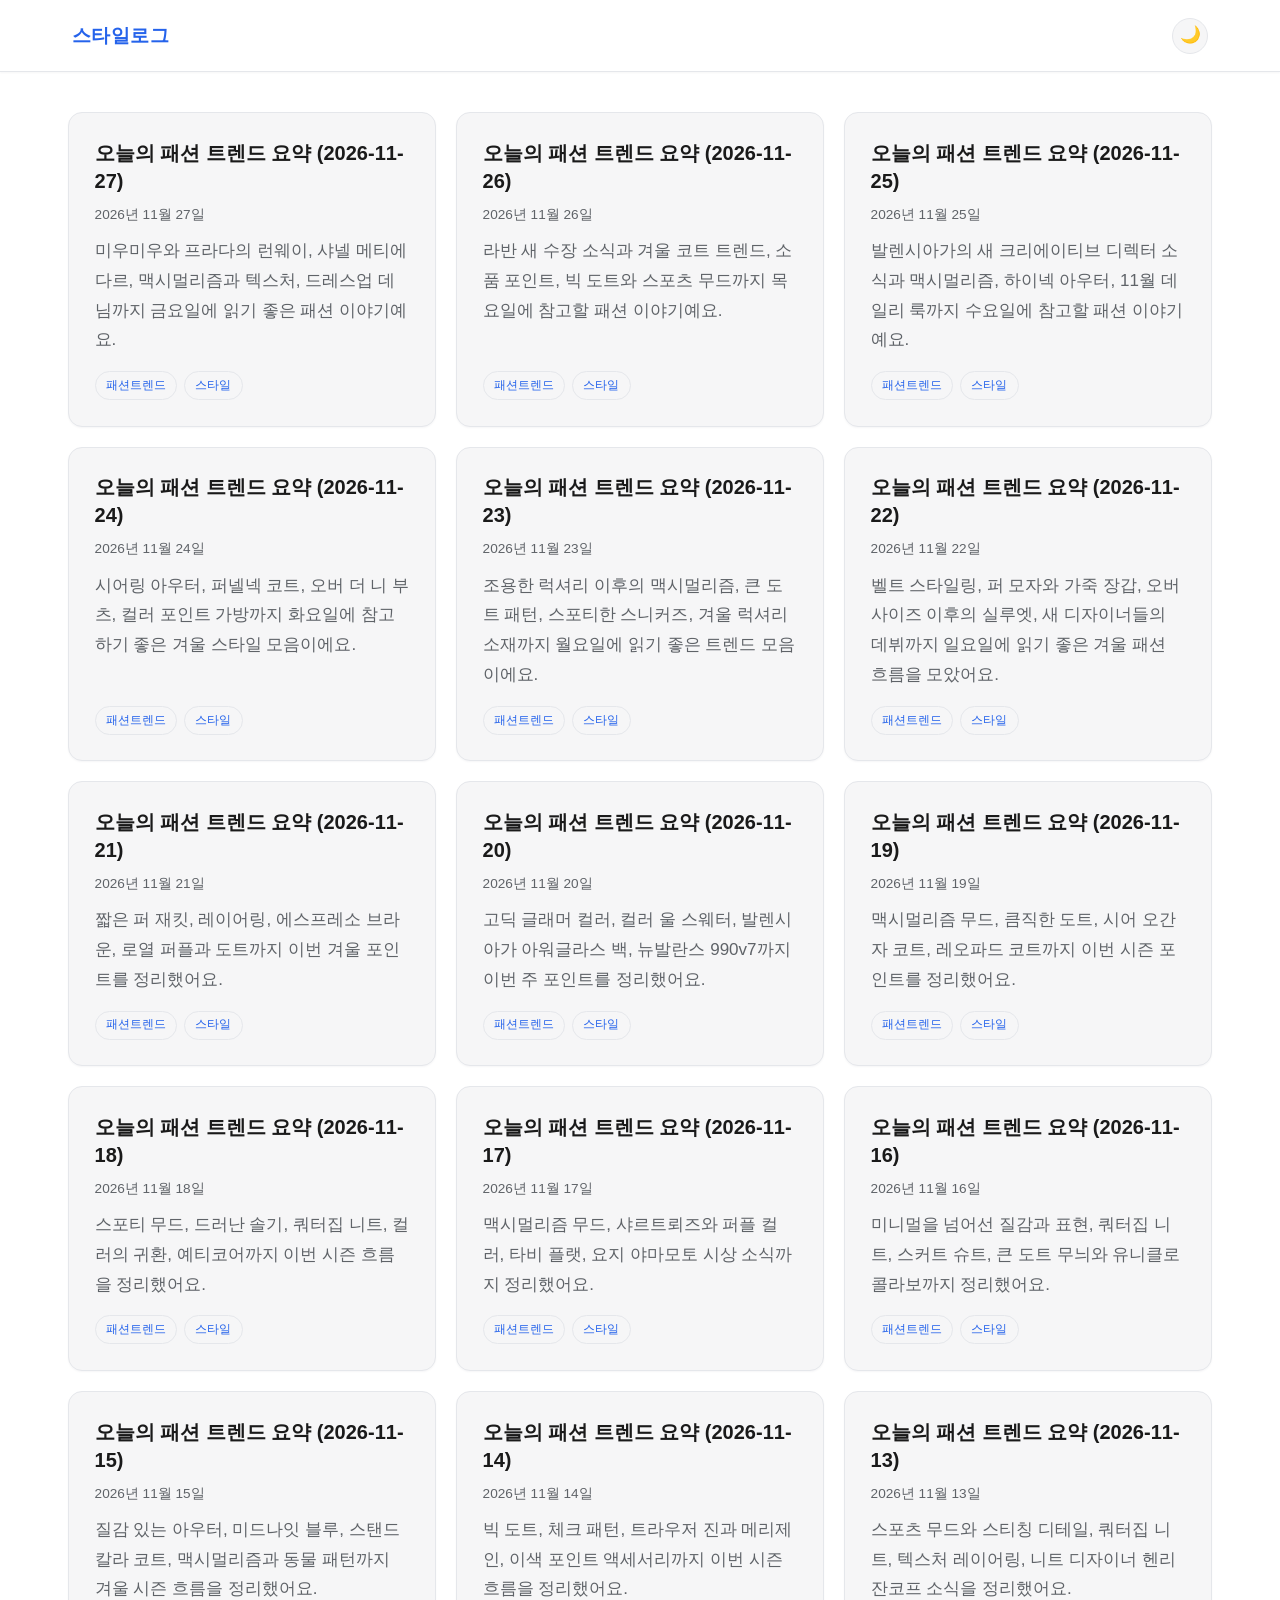
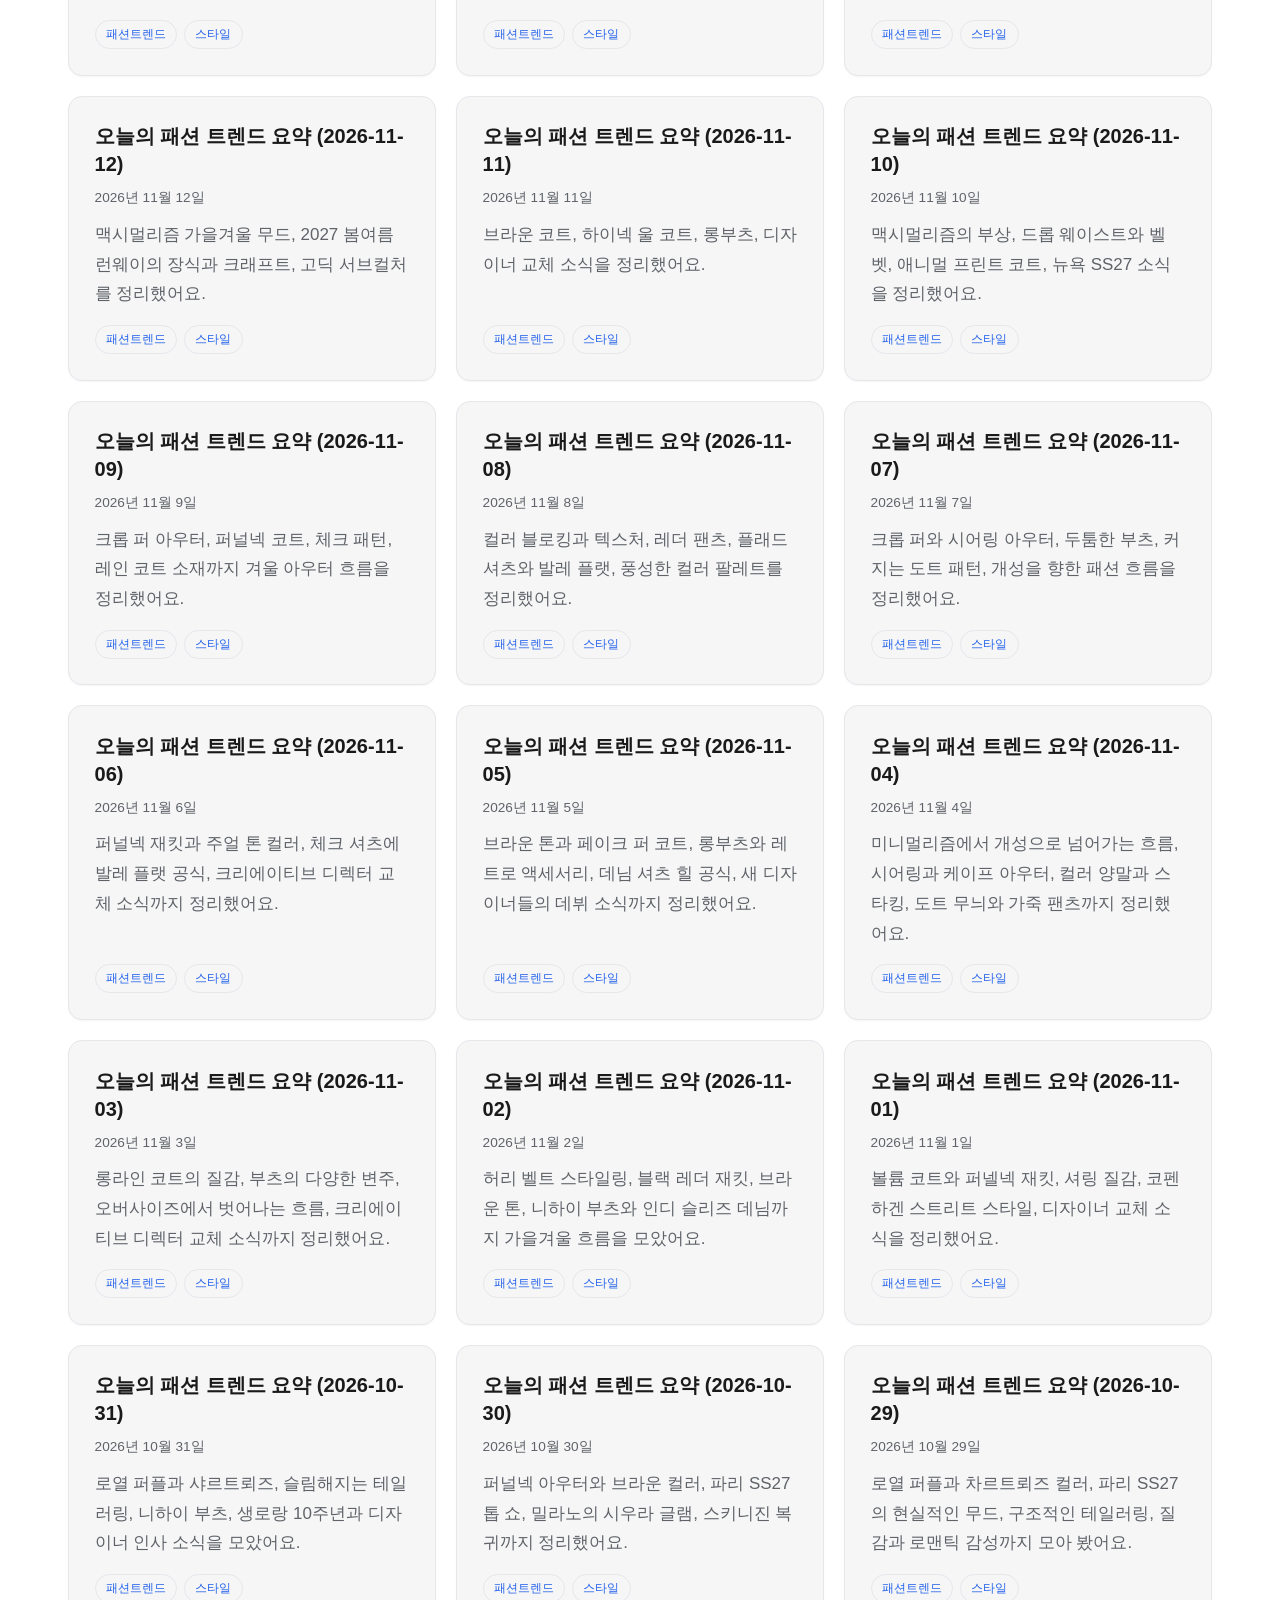
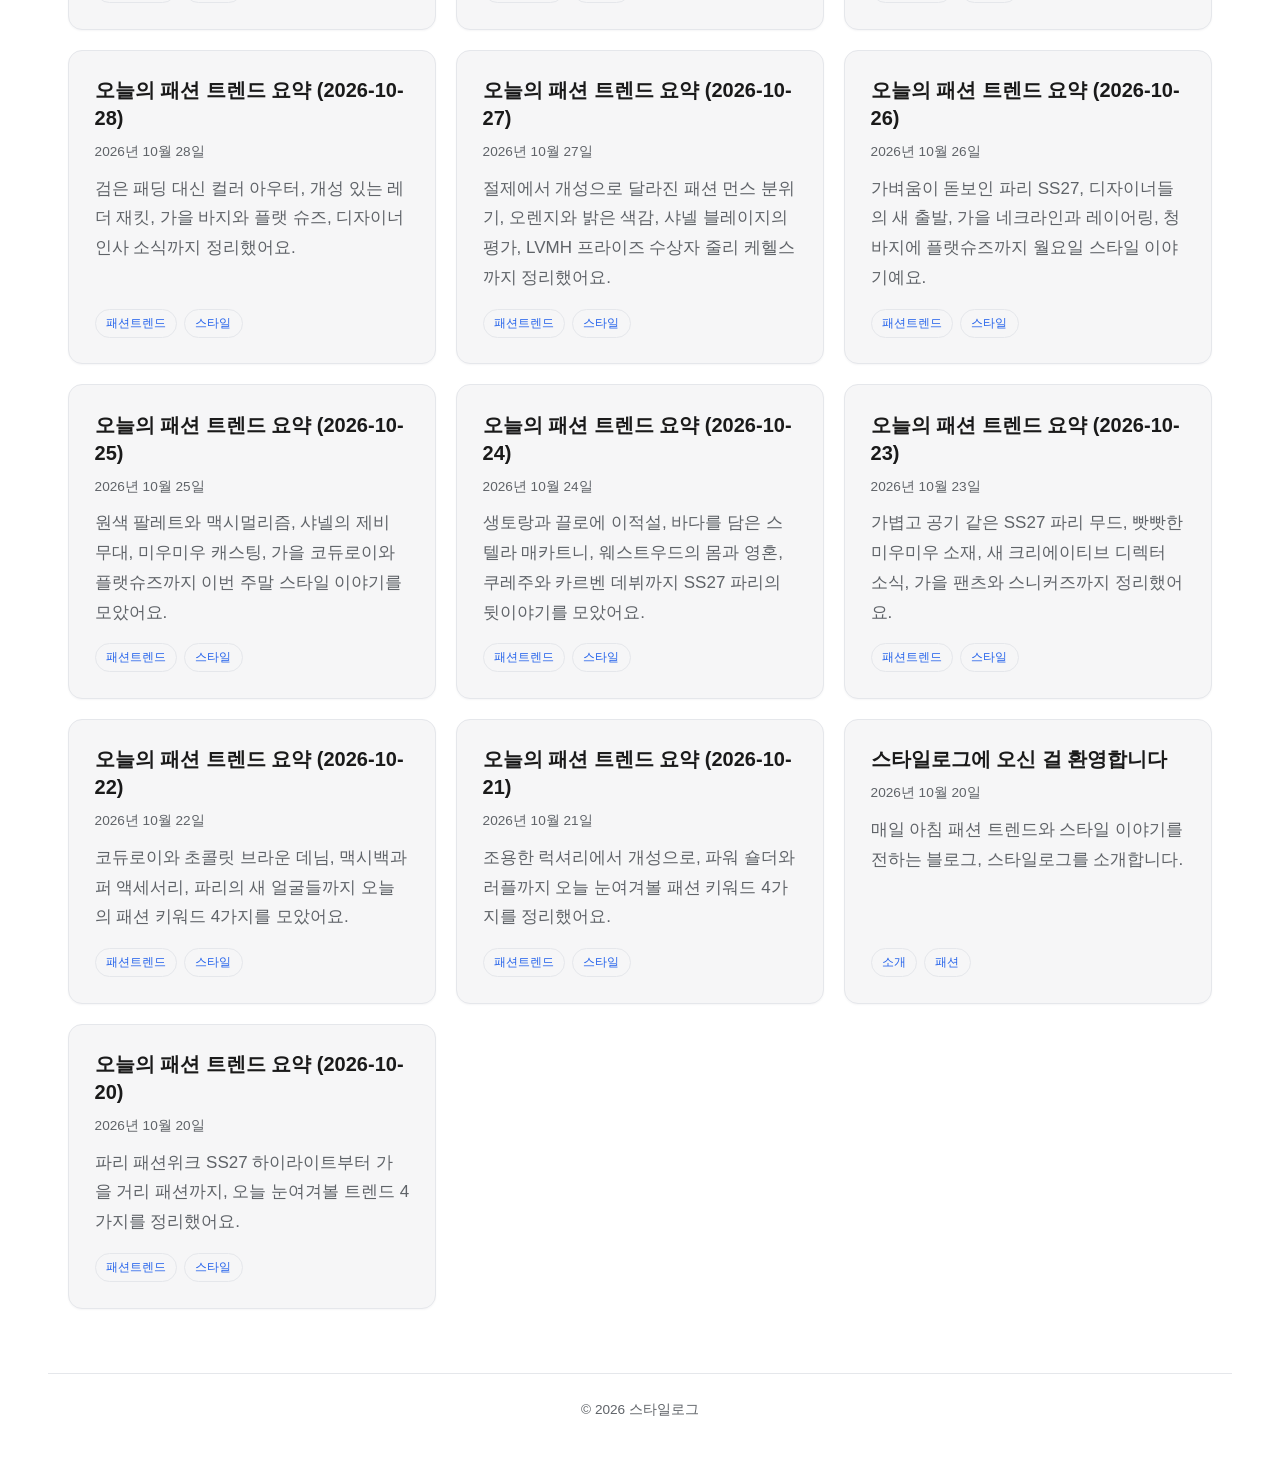
<file: index.html>
<!DOCTYPE html>
<html lang="ko">
<head>
<meta charset="UTF-8" />
<meta name="viewport" content="width=device-width, initial-scale=1" />
<title>스타일로그</title>
<script>
  (function () {
    var stored = localStorage.getItem("theme");
    var theme =
      stored || (window.matchMedia("(prefers-color-scheme: dark)").matches ? "dark" : "light");
    document.documentElement.setAttribute("data-theme", theme);
  })();
</script>
<link rel="stylesheet" href="css/style.css" />
</head>
<body>
  <header class="site-header">
    <div class="site-header__inner">
      <a class="site-title" href="index.html">스타일로그</a>
      <button id="theme-toggle" class="theme-toggle" type="button" aria-label="다크 모드로 전환"></button>
    </div>
  </header>

  <main class="main--list">
    <ul id="post-list" class="post-list">
      <li class="empty-state">글을 불러오는 중...</li>
    </ul>
  </main>

  <footer class="site-footer">
    <span>&copy; 2026 스타일로그</span>
  </footer>

  <script src="js/markdown.js"></script>
  <script src="js/theme.js"></script>
  <script src="js/app.js"></script>
</body>
</html>
</file>
<file: css/style.css>
:root {
  --color-bg: #ffffff;
  --color-surface: #f6f6f7;
  --color-text: #1a1a1a;
  --color-text-muted: #5f6368;
  --color-accent: #2563eb;
  --color-accent-2: #2563eb;
  --color-border: #e5e7eb;
  --color-code-bg: #f1f2f4;
  --color-blockquote-border: #d1d5db;
  --shadow-card: 0 1px 2px rgba(16, 24, 40, 0.04);
  --shadow-card-hover: 0 10px 24px rgba(16, 24, 40, 0.09);
  --glow-title: none;
  --glow-accent: none;
  --font-sans: -apple-system, "Apple SD Gothic Neo", "Pretendard", "Malgun Gothic",
    "Segoe UI", Roboto, Helvetica, Arial, sans-serif;
  --font-mono: "SFMono-Regular", Consolas, "Liberation Mono", Menlo, monospace;
  --content-width: 42rem;
  --list-width: 74rem;
  --radius: 14px;
}

:root[data-theme="dark"] {
  --color-bg: #000000;
  --color-surface: #0c0c16;
  --color-text: #a6ffe0;
  --color-text-muted: #6fd9c7;
  --color-accent: #ff3df0;
  --color-accent-2: #00f6ff;
  --color-border: rgba(0, 246, 255, 0.28);
  --color-code-bg: #10101f;
  --color-blockquote-border: #b24bff;
  --shadow-card: 0 0 0 1px rgba(0, 246, 255, 0.08);
  --shadow-card-hover: 0 0 10px rgba(0, 246, 255, 0.55),
    0 0 28px rgba(255, 61, 240, 0.2);
  --glow-title: 0 0 6px rgba(0, 246, 255, 0.85), 0 0 22px rgba(0, 246, 255, 0.35);
  --glow-accent: 0 0 6px rgba(255, 61, 240, 0.75), 0 0 18px rgba(255, 61, 240, 0.3);
}

@media (prefers-color-scheme: dark) {
  :root:not([data-theme="light"]):not([data-theme="dark"]) {
    --color-bg: #000000;
    --color-surface: #0c0c16;
    --color-text: #a6ffe0;
    --color-text-muted: #6fd9c7;
    --color-accent: #ff3df0;
    --color-accent-2: #00f6ff;
    --color-border: rgba(0, 246, 255, 0.28);
    --color-code-bg: #10101f;
    --color-blockquote-border: #b24bff;
    --shadow-card: 0 0 0 1px rgba(0, 246, 255, 0.08);
    --shadow-card-hover: 0 0 10px rgba(0, 246, 255, 0.55),
      0 0 28px rgba(255, 61, 240, 0.2);
    --glow-title: 0 0 6px rgba(0, 246, 255, 0.85), 0 0 22px rgba(0, 246, 255, 0.35);
    --glow-accent: 0 0 6px rgba(255, 61, 240, 0.75), 0 0 18px rgba(255, 61, 240, 0.3);
  }
}

* {
  box-sizing: border-box;
}

html {
  color-scheme: light dark;
}

body {
  margin: 0;
  background: var(--color-bg);
  color: var(--color-text);
  font-family: var(--font-sans);
  font-size: 17px;
  line-height: 1.75;
  -webkit-font-smoothing: antialiased;
  transition: background-color 0.15s ease, color 0.15s ease;
}

a {
  color: var(--color-accent);
  text-decoration: none;
}

a:hover {
  text-decoration: underline;
}

.site-header {
  position: sticky;
  top: 0;
  z-index: 10;
  background: var(--color-bg);
  border-bottom: 1px solid var(--color-border);
  box-shadow: var(--shadow-card);
}

.site-header__inner {
  max-width: var(--list-width);
  margin: 0 auto;
  padding: 1.1rem 1.5rem;
  display: flex;
  align-items: center;
  justify-content: space-between;
}

.site-title {
  font-size: 1.2rem;
  font-weight: 800;
  letter-spacing: 0.02em;
  color: var(--color-accent-2);
  text-shadow: var(--glow-title);
}

.site-title:hover {
  text-decoration: none;
  opacity: 0.85;
}

.theme-toggle {
  border: 1px solid var(--color-border);
  background: var(--color-surface);
  color: var(--color-text);
  width: 2.25rem;
  height: 2.25rem;
  border-radius: 999px;
  cursor: pointer;
  display: flex;
  align-items: center;
  justify-content: center;
  font-size: 1.05rem;
  line-height: 1;
  flex-shrink: 0;
  transition: box-shadow 0.2s ease, border-color 0.2s ease;
}

.theme-toggle:hover {
  border-color: var(--color-accent-2);
  box-shadow: var(--shadow-card-hover);
}

main {
  max-width: var(--content-width);
  margin: 0 auto;
  padding: 2.5rem 1.25rem 4rem;
}

main.main--list {
  max-width: var(--list-width);
}

/* Post list (index page) */

.post-list {
  list-style: none;
  margin: 0;
  padding: 0;
  display: grid;
  grid-template-columns: repeat(auto-fill, minmax(280px, 1fr));
  gap: 1.25rem;
}

.post-card {
  padding: 1.6rem;
  border: 1px solid var(--color-border);
  border-radius: var(--radius);
  background: var(--color-surface);
  box-shadow: var(--shadow-card);
  display: flex;
  flex-direction: column;
  transition: transform 0.2s ease, box-shadow 0.2s ease, border-color 0.2s ease;
}

.post-card:hover {
  transform: translateY(-4px);
  box-shadow: var(--shadow-card-hover);
  border-color: var(--color-accent-2);
}

.post-card__title {
  margin: 0 0 0.5rem;
  font-size: 1.25rem;
  line-height: 1.4;
}

.post-card__title a {
  color: var(--color-text);
}

.post-card__meta {
  color: var(--color-text-muted);
  font-size: 0.85rem;
  margin: 0 0 0.6rem;
}

.post-card__excerpt {
  margin: 0;
  color: var(--color-text-muted);
  flex-grow: 1;
}

.post-card__tags {
  margin-top: 1rem;
  display: flex;
  gap: 0.4rem;
  flex-wrap: wrap;
}

.tag {
  font-size: 0.76rem;
  color: var(--color-accent-2);
  background: transparent;
  border: 1px solid var(--color-border);
  border-radius: 999px;
  padding: 0.18rem 0.65rem;
}

.empty-state,
.error-state {
  color: var(--color-text-muted);
  padding: 2rem 0;
  grid-column: 1 / -1;
}

/* Post page */

.post-header {
  margin-bottom: 2rem;
}

.back-link {
  display: inline-block;
  margin-bottom: 1.25rem;
  font-size: 0.9rem;
  color: var(--color-text-muted);
}

.post-header__title {
  font-size: 2rem;
  line-height: 1.3;
  margin: 0 0 0.6rem;
  color: var(--color-text);
  text-shadow: var(--glow-title);
}

.post-header__meta {
  color: var(--color-text-muted);
  font-size: 0.9rem;
}

.post-content {
  font-size: 1.05rem;
}

.post-content h1,
.post-content h2,
.post-content h3,
.post-content h4 {
  line-height: 1.4;
  margin: 2rem 0 0.8rem;
  color: var(--color-accent-2);
  text-shadow: var(--glow-title);
}

.post-content h1 { font-size: 1.6rem; }
.post-content h2 { font-size: 1.4rem; }
.post-content h3 { font-size: 1.2rem; }
.post-content h4 { font-size: 1.05rem; }

.post-content p,
.post-content ul,
.post-content ol {
  margin: 0 0 1.2rem;
}

.post-content ul,
.post-content ol {
  padding-left: 1.4rem;
}

.post-content li {
  margin-bottom: 0.4rem;
}

.post-content img {
  max-width: 100%;
  border-radius: 6px;
  display: block;
  margin: 1.2rem 0;
}

.post-content blockquote {
  margin: 1.2rem 0;
  padding: 0.2rem 1rem;
  border-left: 3px solid var(--color-blockquote-border);
  color: var(--color-text-muted);
}

.post-content blockquote p:last-child {
  margin-bottom: 0;
}

.post-content code {
  font-family: var(--font-mono);
  font-size: 0.88em;
  background: var(--color-code-bg);
  padding: 0.15rem 0.4rem;
  border-radius: 4px;
}

.post-content pre {
  background: var(--color-code-bg);
  border: 1px solid var(--color-border);
  border-radius: 8px;
  padding: 1rem 1.1rem;
  overflow-x: auto;
  margin: 1.2rem 0;
}

.post-content pre code {
  background: none;
  padding: 0;
  font-size: 0.85em;
}

.post-content hr {
  border: none;
  border-top: 1px solid var(--color-border);
  margin: 2rem 0;
}

.post-content table {
  width: 100%;
  border-collapse: collapse;
  margin: 1.2rem 0;
  font-size: 0.92rem;
}

.post-content th,
.post-content td {
  border: 1px solid var(--color-border);
  padding: 0.5rem 0.7rem;
  text-align: left;
}

.post-content th {
  background: var(--color-surface);
}

.site-footer {
  max-width: var(--list-width);
  margin: 0 auto;
  padding: 1.5rem 1.25rem 3rem;
  color: var(--color-text-muted);
  font-size: 0.85rem;
  text-align: center;
  border-top: 1px solid var(--color-border);
}

/* Mobile */

@media (max-width: 640px) {
  body {
    font-size: 16px;
  }

  main {
    padding: 1.5rem 1rem 3rem;
  }

  .post-list {
    grid-template-columns: 1fr;
  }

  .site-header__inner {
    padding: 1rem;
  }

  .post-header__title {
    font-size: 1.6rem;
  }

  .post-content {
    font-size: 1rem;
  }

  .post-content pre {
    padding: 0.85rem;
  }
}
</file>
